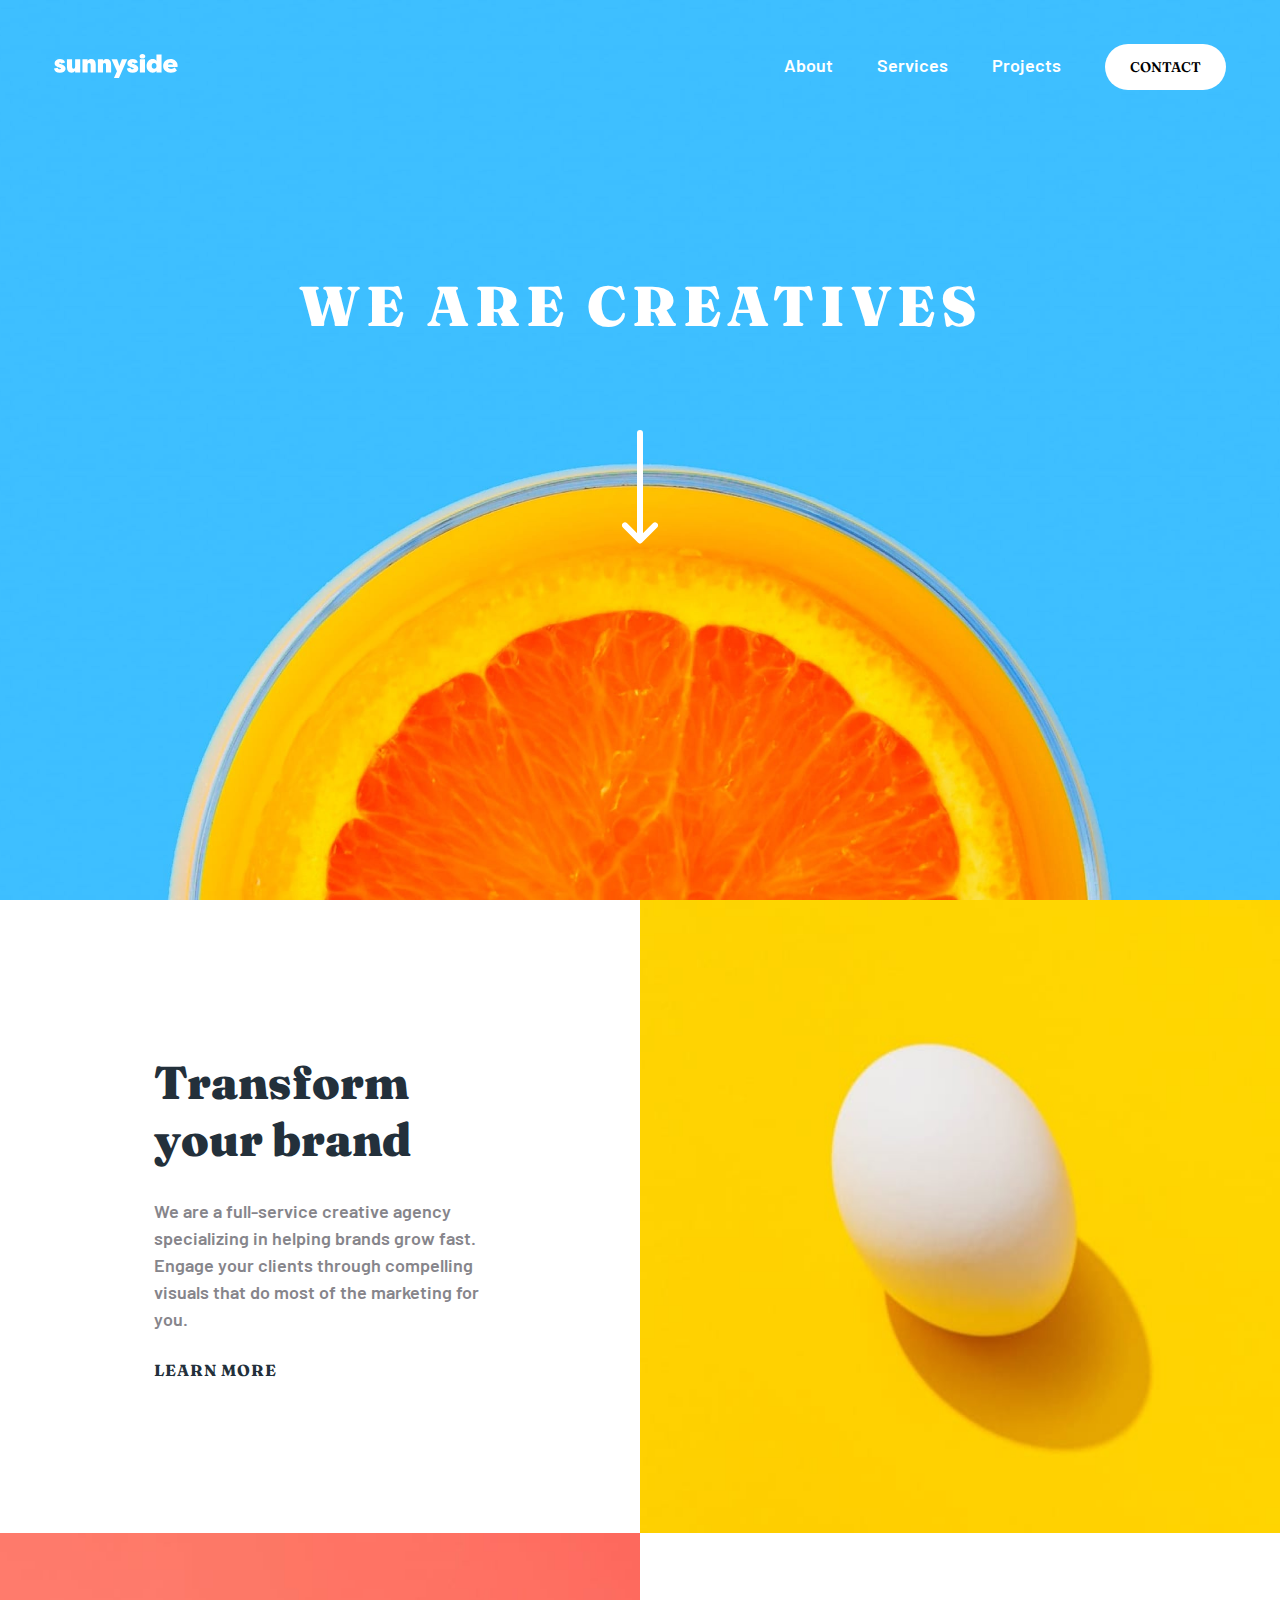
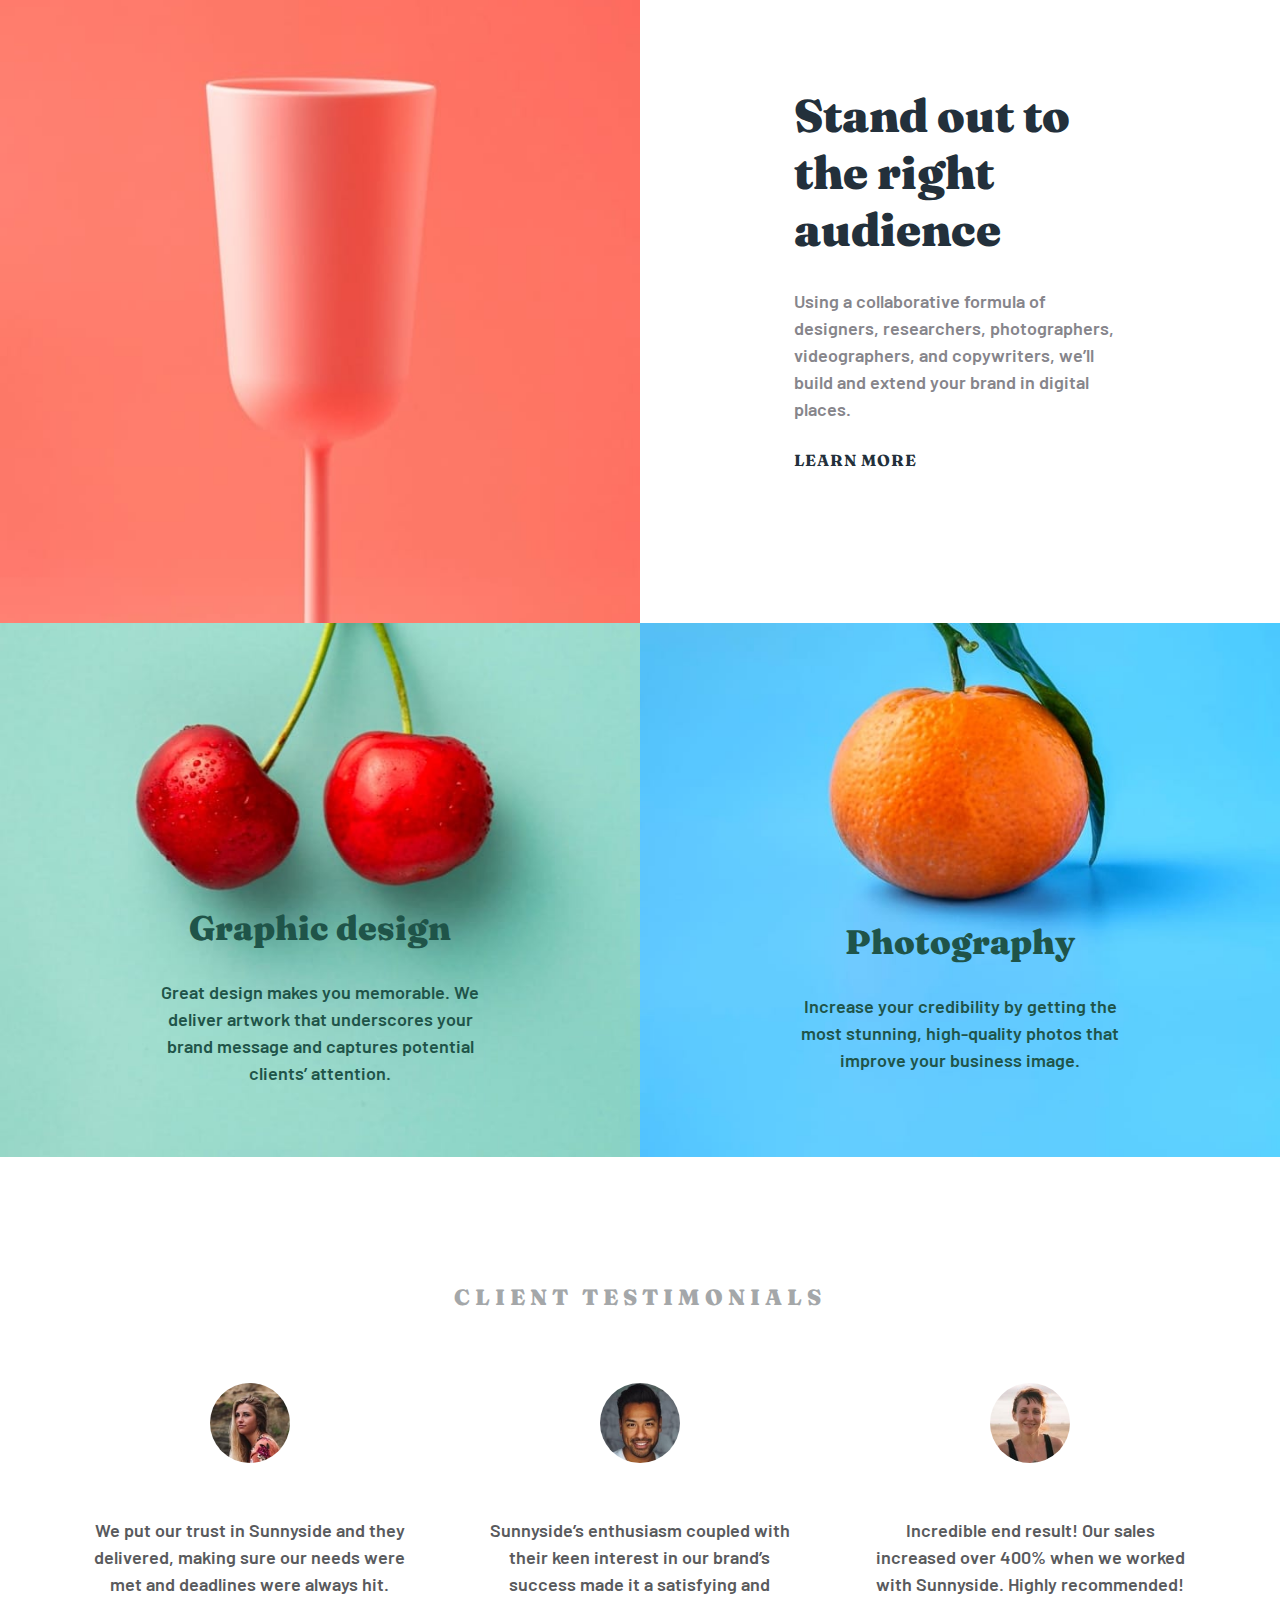
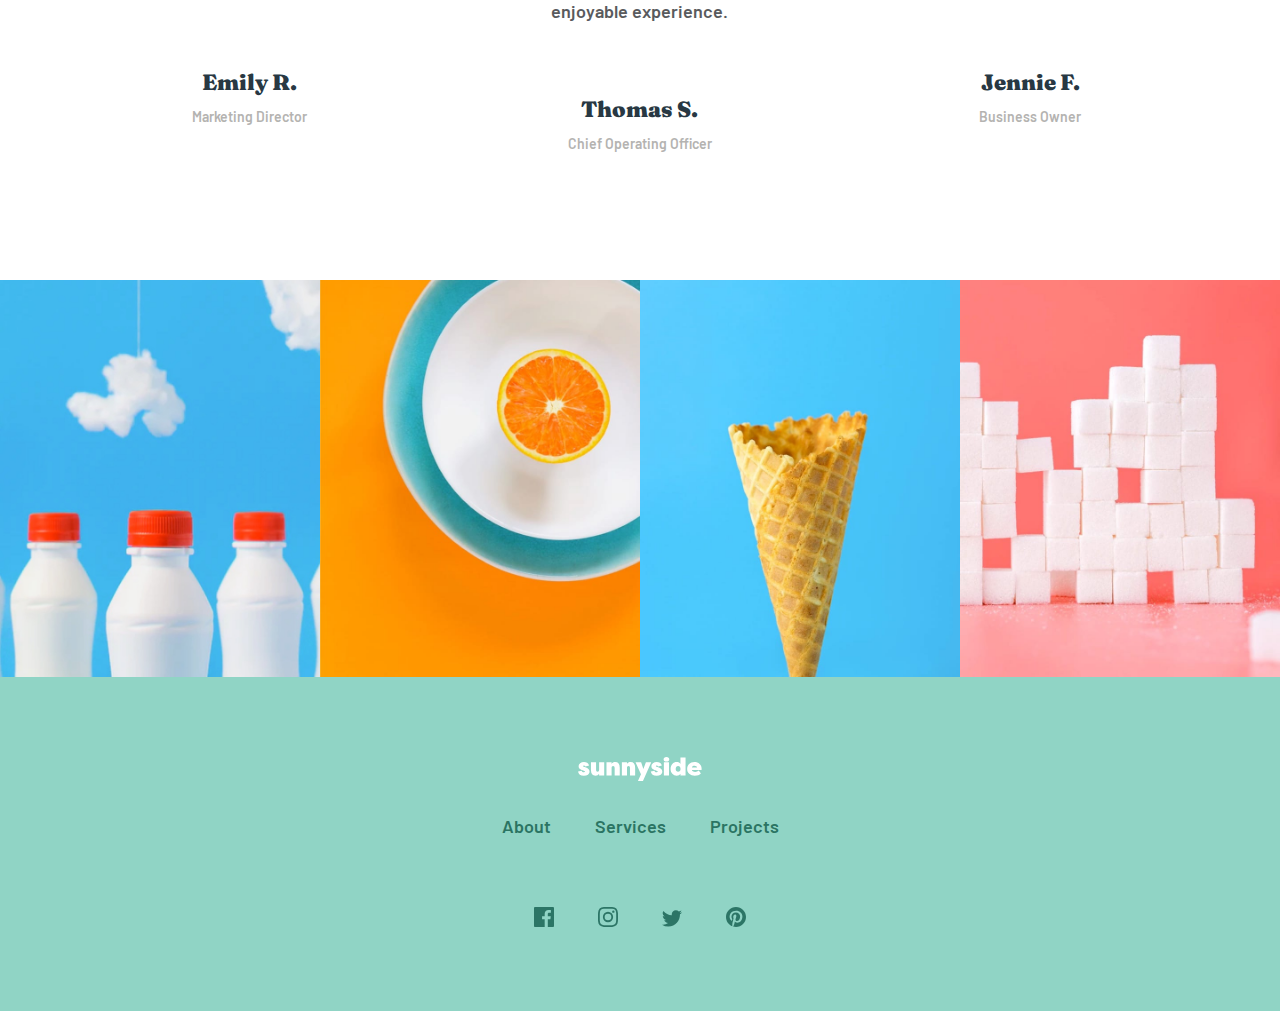
<file: index.html>
<!DOCTYPE html>
<html lang="en">
<head>
  <meta charset="UTF-8">
  <meta name="viewport" content="width=device-width, initial-scale=1.0">
  <link rel="icon" type="image/png" sizes="32x32" href="./images/favicon-32x32.png">
  <title>Sunnyside agency landing page</title>
  <link rel="stylesheet" href="style.css">
</head>
<body>
  <header>
    <div class="nav-bar">
      <div class="logo">
        <a href="#">
          <img src="images/logo.svg" alt="">
        </a>
      </div>
      <div class="hamburger">
        <img src="images/icon-hamburger.svg" alt="">
      </div>
      <nav class="nav">
        <ul>
          <li><a href="#">About</a></li>
          <li><a href="#">Services</a></li>
          <li><a href="#">Projects</a></li>
          <li><a href="#" class="btn">Contact</a></li>
        </ul>
      </nav>
    </div>
    <section class="hero">
      <h1>We are creatives</h1>
      <div class="arrow">
        <img src="images/icon-arrow-down.svg" alt="">
      </div>
    </section>
  </header>
  <main>
    <div class="row">
      <div class="col col-1">
        <div class="box">
          <h2>Transform your brand</h2>
          <p>We are a full-service creative agency specializing in helping brands grow fast. 
  Engage your clients through compelling visuals that do most of the marketing for you.</p>
          <a href="#" class="btn-underline">Learn more</a>
        </div>
      </div>
      <div class="col col-2">
        <img src="images/desktop/image-transform.jpg" alt="">
      </div>
    </div>
    <div class="row">
      <div class="col col-2">
        <img src="images/desktop/image-stand-out.jpg" alt="">
      </div>
      <div class="col col-1">
        <div class="box">
          <h2>Stand out to the right audience</h2>
          <p>Using a collaborative formula of designers, researchers, photographers, videographers, and copywriters, we’ll build and extend your brand in digital places. </p>
          <a href="#" class="btn-underline">Learn more</a>
        </div>
      </div>
    </div>
    <div class="row">
      <div class="col">
        <div class="card">
          <img src="images/desktop/image-graphic-design.jpg" alt="">
          <div class="box-content">
            <h3>Graphic design</h3>
            <p>Great design makes you memorable. We deliver artwork that underscores your brand message and captures potential clients’ attention.</p>
          </div>
        </div>
      </div>
      <div class="col">
        <div class="card">
          <img src="images/desktop/image-photography.jpg" alt="">
          <div class="box-content">
            <h3>Photography</h3>
            <p>Increase your credibility by getting the most stunning, high-quality photos that improve your business image.</p>
          </div>
        </div>
      </div>
    </div>
    <section class="testimonial">
      <h2>Client testimonials</h2>
      <div class="testimonial-container">

        <div class="single-testimonial">
          <img src="images/image-emily.jpg" alt="">
          <p>We put our trust in Sunnyside and they delivered, making sure our needs were met and deadlines were always hit.</p>
          <h5 class="author">Emily R.</h5>
          <p class="designation">Marketing Director</p>
        </div>

        <div class="single-testimonial">
          <img src="images/image-thomas.jpg" alt="">
          <p>Sunnyside’s enthusiasm coupled with their keen interest in our brand’s success made it a satisfying and enjoyable experience.</p>
          <h5 class="author">Thomas S.</h5>
          <p class="designation">Chief Operating Officer</p>
        </div>

        <div class="single-testimonial">
          <img src="images/image-jennie.jpg" alt="">
          <p>Incredible end result! Our sales increased over 400% when we worked with Sunnyside. Highly recommended!</p>
          <h5 class="author">Jennie F.</h5>
          <p class="designation"> Business Owner</p>
        </div>

      </div>
    </section>
    <div class="gallery">
      <img src="images/desktop/image-gallery-milkbottles.jpg" alt="">
      <img src="images/desktop/image-gallery-orange.jpg" alt="">
      <img src="images/desktop/image-gallery-cone.jpg" alt="">
      <img src="images/desktop/image-gallery-sugarcubes.jpg" alt="">
    </div>
  </main>
  <footer>
    <div class="container">
      <img src="images/logo.svg" alt="">
      <nav class="footer-menu">
        <ul>
          <li><a href="#">About</a></li>
          <li><a href="#">Services</a></li>
          <li><a href="#">Projects</a></li>
        </ul>
      </nav>
      <nav class="social-menu">
        <ul>
          <li><a href="#"><img src="images/icon-facebook.svg" alt=""></a></li>
          <li><a href="#"><img src="images/icon-instagram.svg" alt=""></a></li>
          <li><a href="#"><img src="images/icon-twitter.svg" alt=""></a></li>
          <li><a href="#"><img src="images/icon-pinterest.svg" alt=""></a></li>
        </ul>
      </nav>
    </div>
  </footer>
  <script src = "script.js"></script>
</body>
</html>
</file>
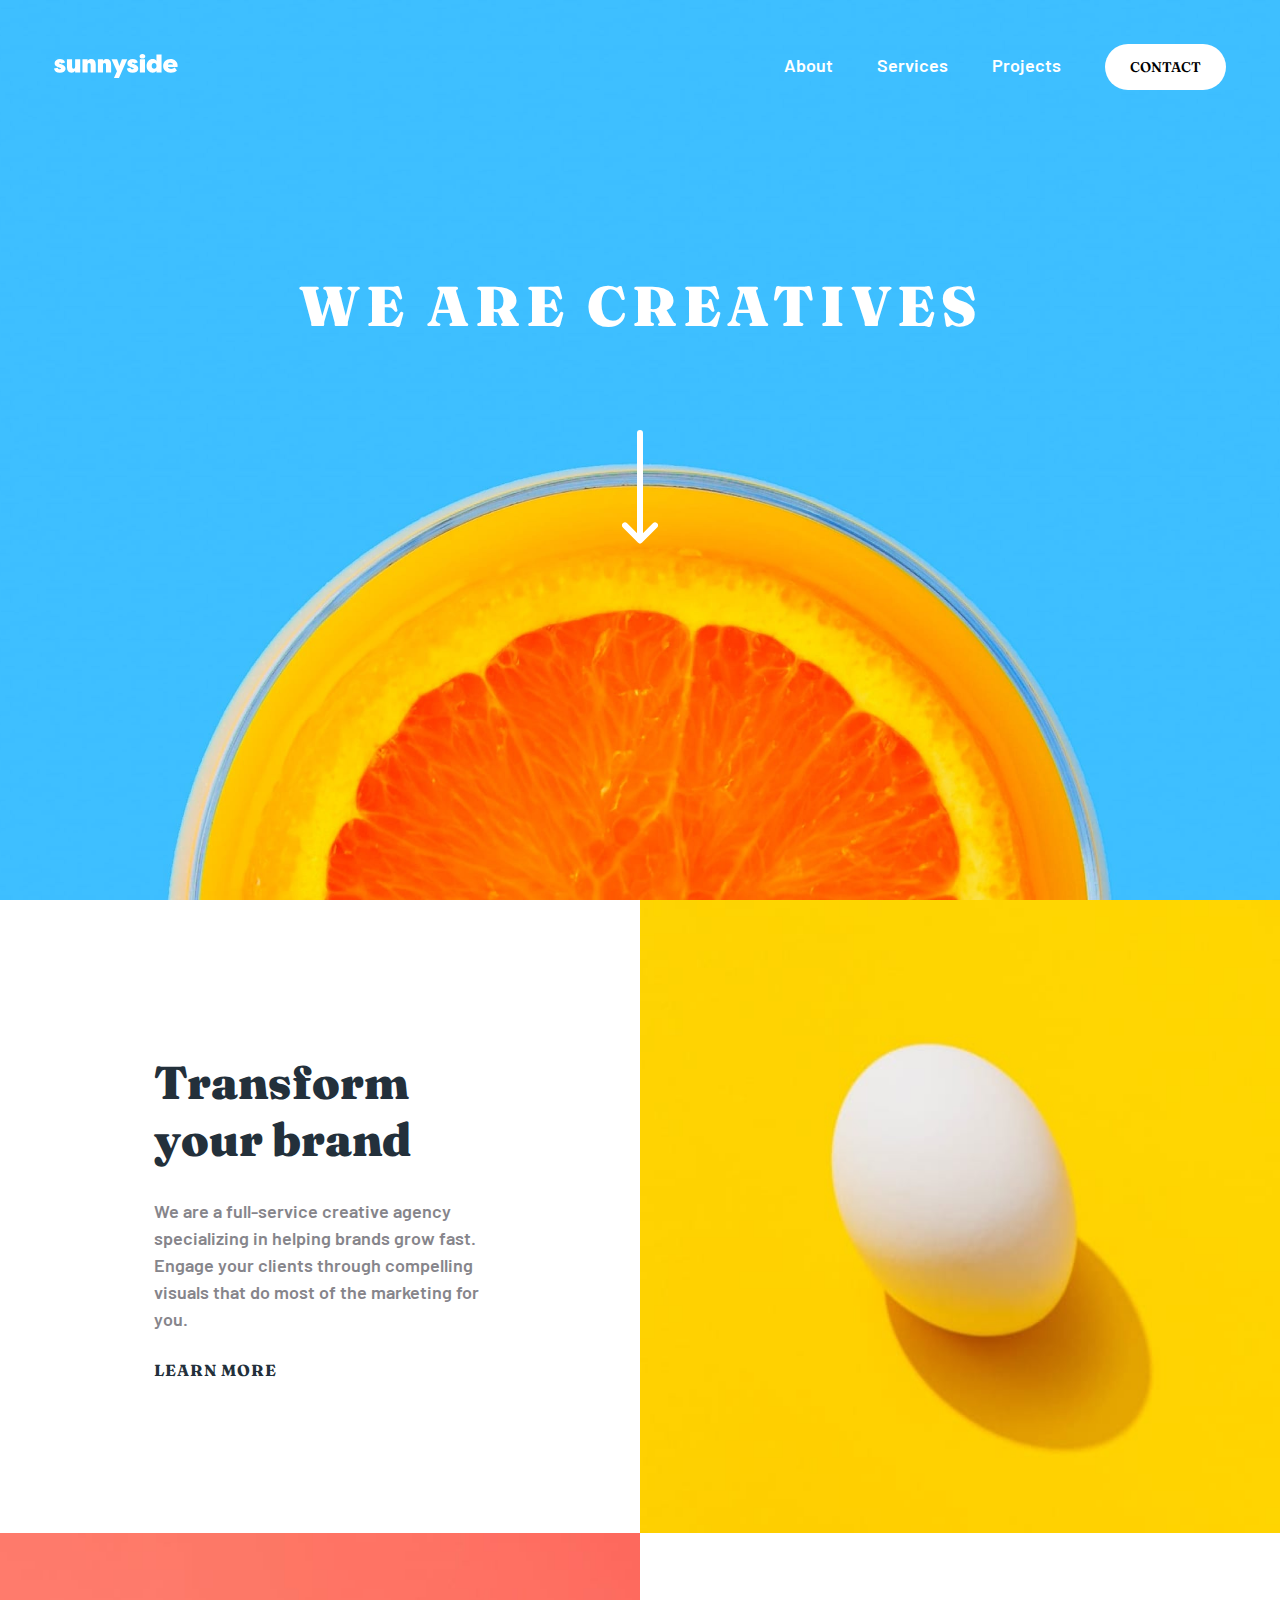
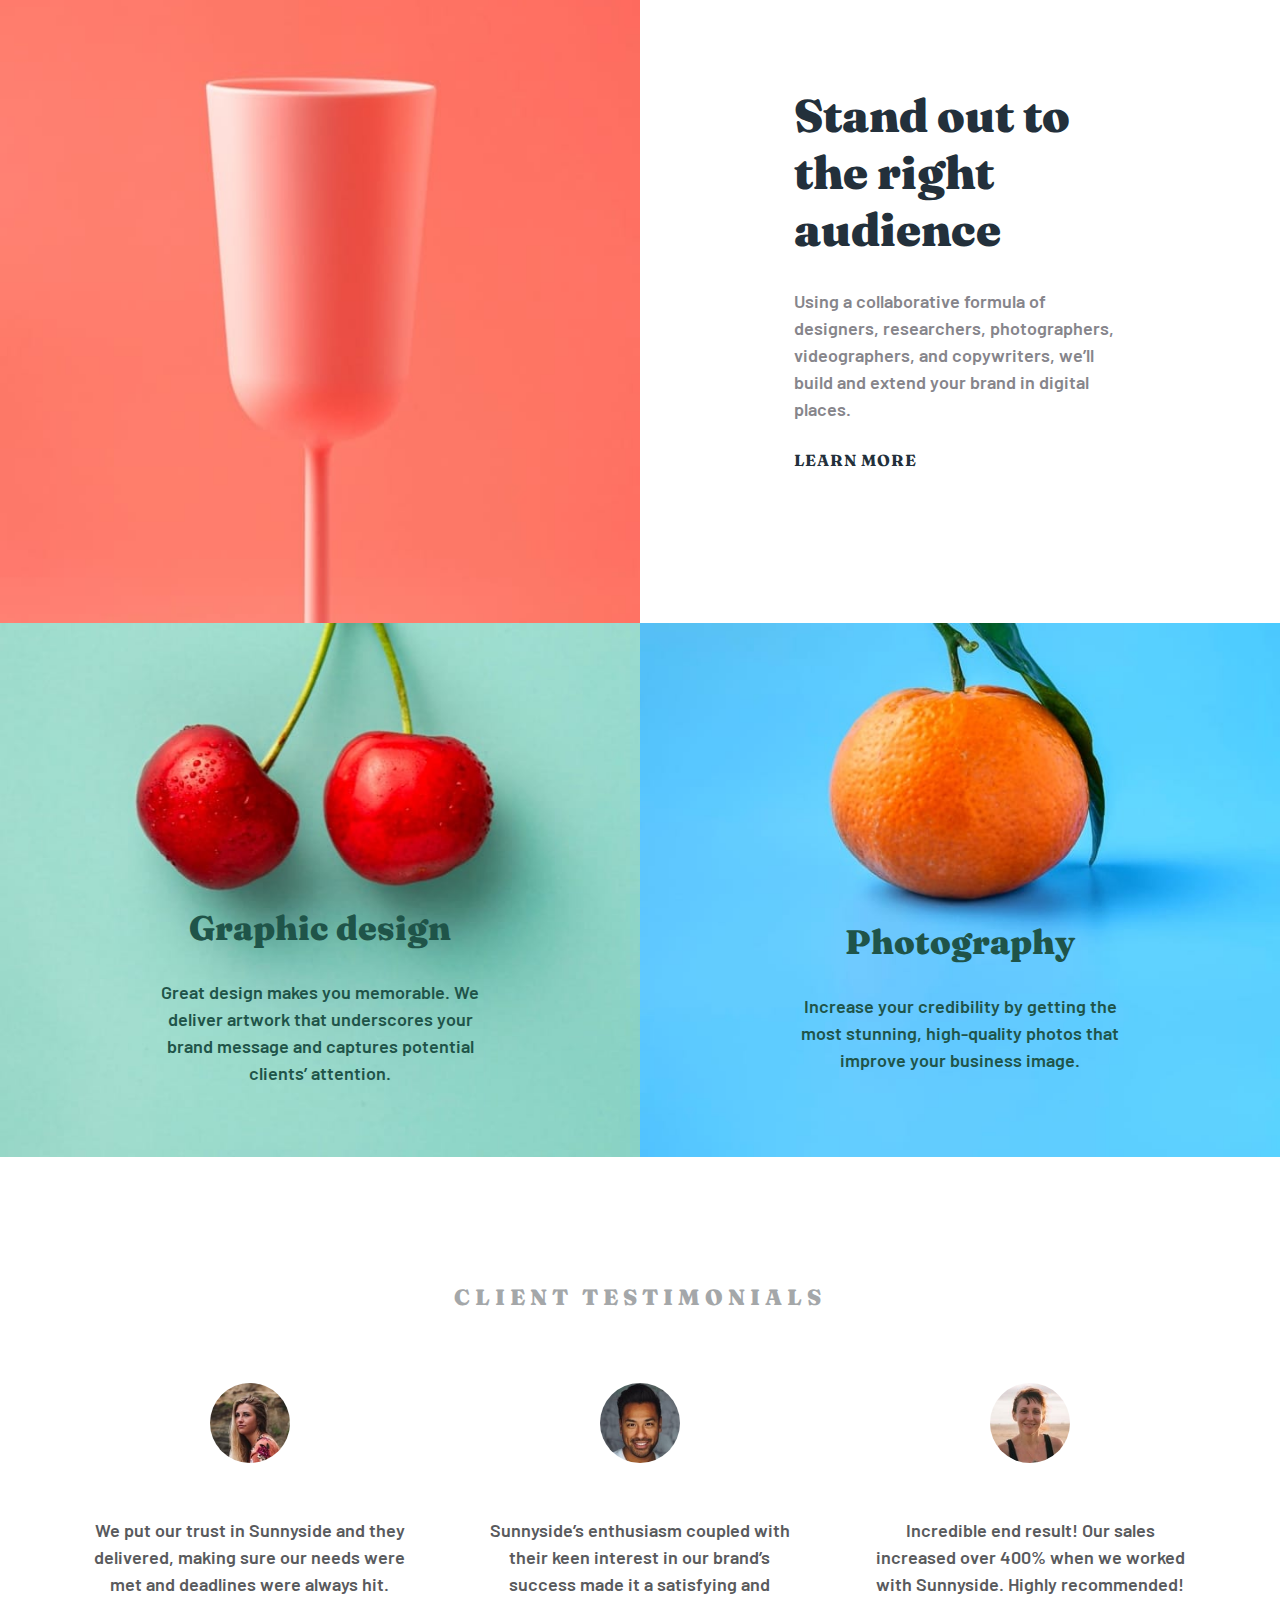
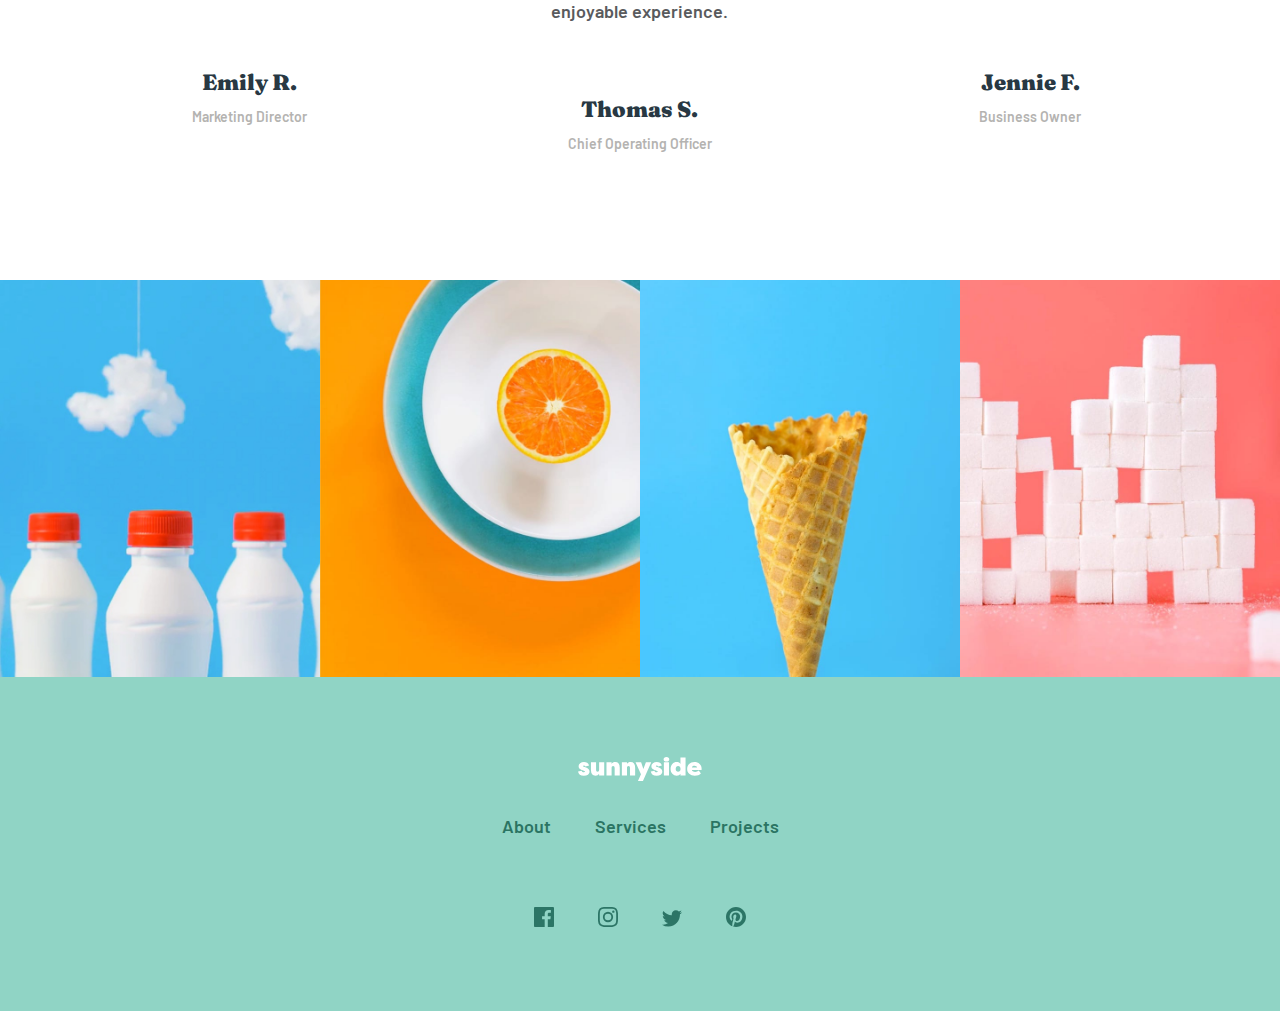
<file: index1.html>
<!DOCTYPE html>
<html lang="en">
<head>
  <meta charset="UTF-8">
  <meta name="viewport" content="width=device-width, initial-scale=1.0">
  <link rel="icon" type="image/png" sizes="32x32" href="./images/favicon-32x32.png">
  <title>Sunnyside agency landing page</title>
  <link rel="stylesheet" href="style.css">
</head>
<body>
  <header>
    <div class="nav-bar">
      <div class="logo">
        <a href="#">
          <img src="images/logo.svg" alt="">
        </a>
      </div>
      <div class="hamburger">
        <img src="images/icon-hamburger.svg" alt="">
      </div>
      <nav class="nav">
        <ul>
          <li><a href="#">About</a></li>
          <li><a href="#">Services</a></li>
          <li><a href="#">Projects</a></li>
          <li><a href="#" class="btn">Contact</a></li>
        </ul>
      </nav>
    </div>
    <section class="hero">
      <h1>We are creatives</h1>
      <div class="arrow">
        <img src="images/icon-arrow-down.svg" alt="">
      </div>
    </section>
  </header>
  <main>
    <div class="row">
      <div class="col col-1">
        <div class="box">
          <h2>Transform your brand</h2>
          <p>We are a full-service creative agency specializing in helping brands grow fast. 
  Engage your clients through compelling visuals that do most of the marketing for you.</p>
          <a href="#" class="btn-underline">Learn more</a>
        </div>
      </div>
      <div class="col col-2">
        <img src="images/desktop/image-transform.jpg" alt="">
      </div>
    </div>
    <div class="row">
      <div class="col col-2">
        <img src="images/desktop/image-stand-out.jpg" alt="">
      </div>
      <div class="col col-1">
        <div class="box">
          <h2>Stand out to the right audience</h2>
          <p>Using a collaborative formula of designers, researchers, photographers, videographers, and copywriters, we’ll build and extend your brand in digital places. </p>
          <a href="#" class="btn-underline">Learn more</a>
        </div>
      </div>
    </div>
    <div class="row">
      <div class="col">
        <div class="card">
          <img src="images/desktop/image-graphic-design.jpg" alt="">
          <div class="box-content">
            <h3>Graphic design</h3>
            <p>Great design makes you memorable. We deliver artwork that underscores your brand message and captures potential clients’ attention.</p>
          </div>
        </div>
      </div>
      <div class="col">
        <div class="card">
          <img src="images/desktop/image-photography.jpg" alt="">
          <div class="box-content">
            <h3>Photography</h3>
            <p>Increase your credibility by getting the most stunning, high-quality photos that improve your business image.</p>
          </div>
        </div>
      </div>
    </div>
    <section class="testimonial">
      <h2>Client testimonials</h2>
      <div class="testimonial-container">

        <div class="single-testimonial">
          <img src="images/image-emily.jpg" alt="">
          <p>We put our trust in Sunnyside and they delivered, making sure our needs were met and deadlines were always hit.</p>
          <h5 class="author">Emily R.</h5>
          <p class="designation">Marketing Director</p>
        </div>

        <div class="single-testimonial">
          <img src="images/image-thomas.jpg" alt="">
          <p>Sunnyside’s enthusiasm coupled with their keen interest in our brand’s success made it a satisfying and enjoyable experience.</p>
          <h5 class="author">Thomas S.</h5>
          <p class="designation">Chief Operating Officer</p>
        </div>

        <div class="single-testimonial">
          <img src="images/image-jennie.jpg" alt="">
          <p>Incredible end result! Our sales increased over 400% when we worked with Sunnyside. Highly recommended!</p>
          <h5 class="author">Jennie F.</h5>
          <p class="designation"> Business Owner</p>
        </div>

      </div>
    </section>
    <div class="gallery">
      <img src="images/desktop/image-gallery-milkbottles.jpg" alt="">
      <img src="images/desktop/image-gallery-orange.jpg" alt="">
      <img src="images/desktop/image-gallery-cone.jpg" alt="">
      <img src="images/desktop/image-gallery-sugarcubes.jpg" alt="">
    </div>
  </main>
  <footer>
    <div class="container">
      <img src="images/logo.svg" alt="">
      <nav class="footer-menu">
        <ul>
          <li><a href="#">About</a></li>
          <li><a href="#">Services</a></li>
          <li><a href="#">Projects</a></li>
        </ul>
      </nav>
      <nav class="social-menu">
        <ul>
          <li><a href="#"><img src="images/icon-facebook.svg" alt=""></a></li>
          <li><a href="#"><img src="images/icon-instagram.svg" alt=""></a></li>
          <li><a href="#"><img src="images/icon-twitter.svg" alt=""></a></li>
          <li><a href="#"><img src="images/icon-pinterest.svg" alt=""></a></li>
        </ul>
      </nav>
    </div>
  </footer>

</body>
</html>
</file>
<file: style.css>
@import url('https://fonts.googleapis.com/css2?family=Barlow:wght@600&family=Fraunces:wght@700;900&display=swap');

    /* font-family: 'Barlow', sans-serif;

    font-family: 'Fraunces', serif; */
*{
    margin: 0;
    padding: 0;
    box-sizing: border-box;
}
body{
    font-family: 'Barlow', sans-serif;
    font-size: 18px;
    font-weight: 600;
}
h1,h2,h3,h5{
    font-family: 'Fraunces', serif;
    font-weight: 900;
}
p{
    line-height: 1.5;
}
header{
    background: url(images/desktop/image-header.jpg);
    background-size: cover;
    background-repeat: no-repeat;
    min-height: 100vh;
    background-position:bottom;
}
.nav-bar{
    display: flex;
    justify-content: space-between;
    padding: 3em;
}
nav ul li{
    display: inline-block;
}
nav ul li:not(:last-child){
    margin-right: 40px;
}
nav ul li a{
    text-decoration: none;
    color: white;
}
nav ul li a.btn{
    text-transform: uppercase;
    font-family: 'Fraunces', serif;
    color: black;
    background-color: white;
    padding: 14px 25px;
    border-radius: 35px;
    font-size: 14px;
    transition: all 0.2s ease;
}
nav ul li a.btn:hover{
    color: #FFF;
    background-color: #6ECEFF;
}
.hero{
    text-align: center;
    padding-top: 15vh;
}
.hero h1{
    font-size: 56px;
    text-transform: uppercase;
    color: #FFF;
    letter-spacing: 6px;
    padding-bottom: 10vh;
}
.row{
    display: grid;
    grid-template-columns: 1fr 1fr;
}
.box{
    padding: 12vw;
}
.box h2{
    font-size: 46px;
    color: #23303B;
    margin-bottom: 30px;
}
.box p{
    color: #86858B;
    margin-bottom: 25px;
}
.btn-underline{
    font-family: 'Fraunces', serif;
    color: #23303B;
    text-decoration: none;
    text-transform: uppercase;
    letter-spacing: 1px;
    font-weight: 700;
    font-size: 16px;
    position: relative;
}
.col img{
    width: 100%;
    height: 100%;
    display: block;
}
.card{
    position: relative;
}
.card .box-content{
    position: absolute;
    top: 70%;
    text-align: center;
    max-width: 400px;
    left: 50%;
    transform: translate(-50%,-50%);
    color: #1F5449;
}
.box-content h3{
    font-size: 34px;
    margin-bottom: 30px;
}
.testimonial{
    text-align: center;
    padding: 14vh 7vw;
}
.testimonial h2{
    color: #A4A7A9;
    text-transform: uppercase;
    letter-spacing: 5px;
    font-size: 22px;
    margin-bottom: 8vh;
}
.testimonial-container{
    display: grid;
    grid-template-columns: 1fr 1fr 1fr;
    gap: 70px;
}
.single-testimonial img{
    height: 80px;
    width: 80px;
    border-radius: 50%;
    margin-bottom: 50px;
}
.single-testimonial p{
    color: #595a5d;
}
h5.author{
    color: #283843;
    margin-top: 70px;
    font-size: 22px;
}
p.designation{
    color: #B4B3B1;
    font-size: 14px;
    margin-top: 10px;
}
.gallery{
    display: grid;
    grid-template-columns: 1fr 1fr 1fr 1fr;
}
.gallery img{
    width: 100%;
}
footer{
    background: #90D4C5;
    text-align: center;
    padding: 5rem 0;
}
.footer-menu{
    margin-top: 30px;
    margin-bottom: 70px;
}
.footer-menu ul li a{
    color: #2B7463; 
    transition: color 0.2s ease;
}
.footer-menu ul li a:hover{
    color: #FFF;
}
.hamburger{
    display: none;
    cursor: pointer;
}
.toggle{
    height: auto !important;
}
@media only screen and (max-width :1020px) {

    .box
    {
        padding: 60px;
    }
    .box-content{
        width: 80%;
    }
    .card .box-content
    {
        top: 60%;
    }
    .box-content h3{
        margin-bottom: 15px;

    }
    
}
@media only screen and (max-width :1020px) 
{
    .hamburger{
        display: inline-block;
    }
    .nav-bar
    {
        position: relative;
    }
    .nav{
        position: absolute;
        width: 100%;
        background-color: #00aaff;
        left: 0;
        top: 100px;
        height: 0;
        overflow: hidden;
        text-align: center;
    }
    .nav ul li{
        display: block;
        padding: 20px 0;
    }
    .nav ul li:not(:last-child)
    {
        margin-right: 0;
    }
    .row
    {
        grid-template-columns: 1fr;
    }
    .col-2{
        order: -1;
    }
    .box{
        text-align: center;
    }
    .testimonial-container
    {
        grid-template-columns: 1fr;
    }
    .gallery{
        grid-template-columns: 1fr 1fr;
    }
}
@media only screen and (max-width : 425px)
{
    .nav-bar{
        padding: 1.5em;
    }
    .hero h1{
        font-size: 36px;
    }
    .box{
        padding: 40px;
    }
    .box h2{
        font-size: 36px;
        margin-bottom: 20px;
    }
    p{
        font-size: 17px;
        line-height: 1.3;
    }
}
</file>
